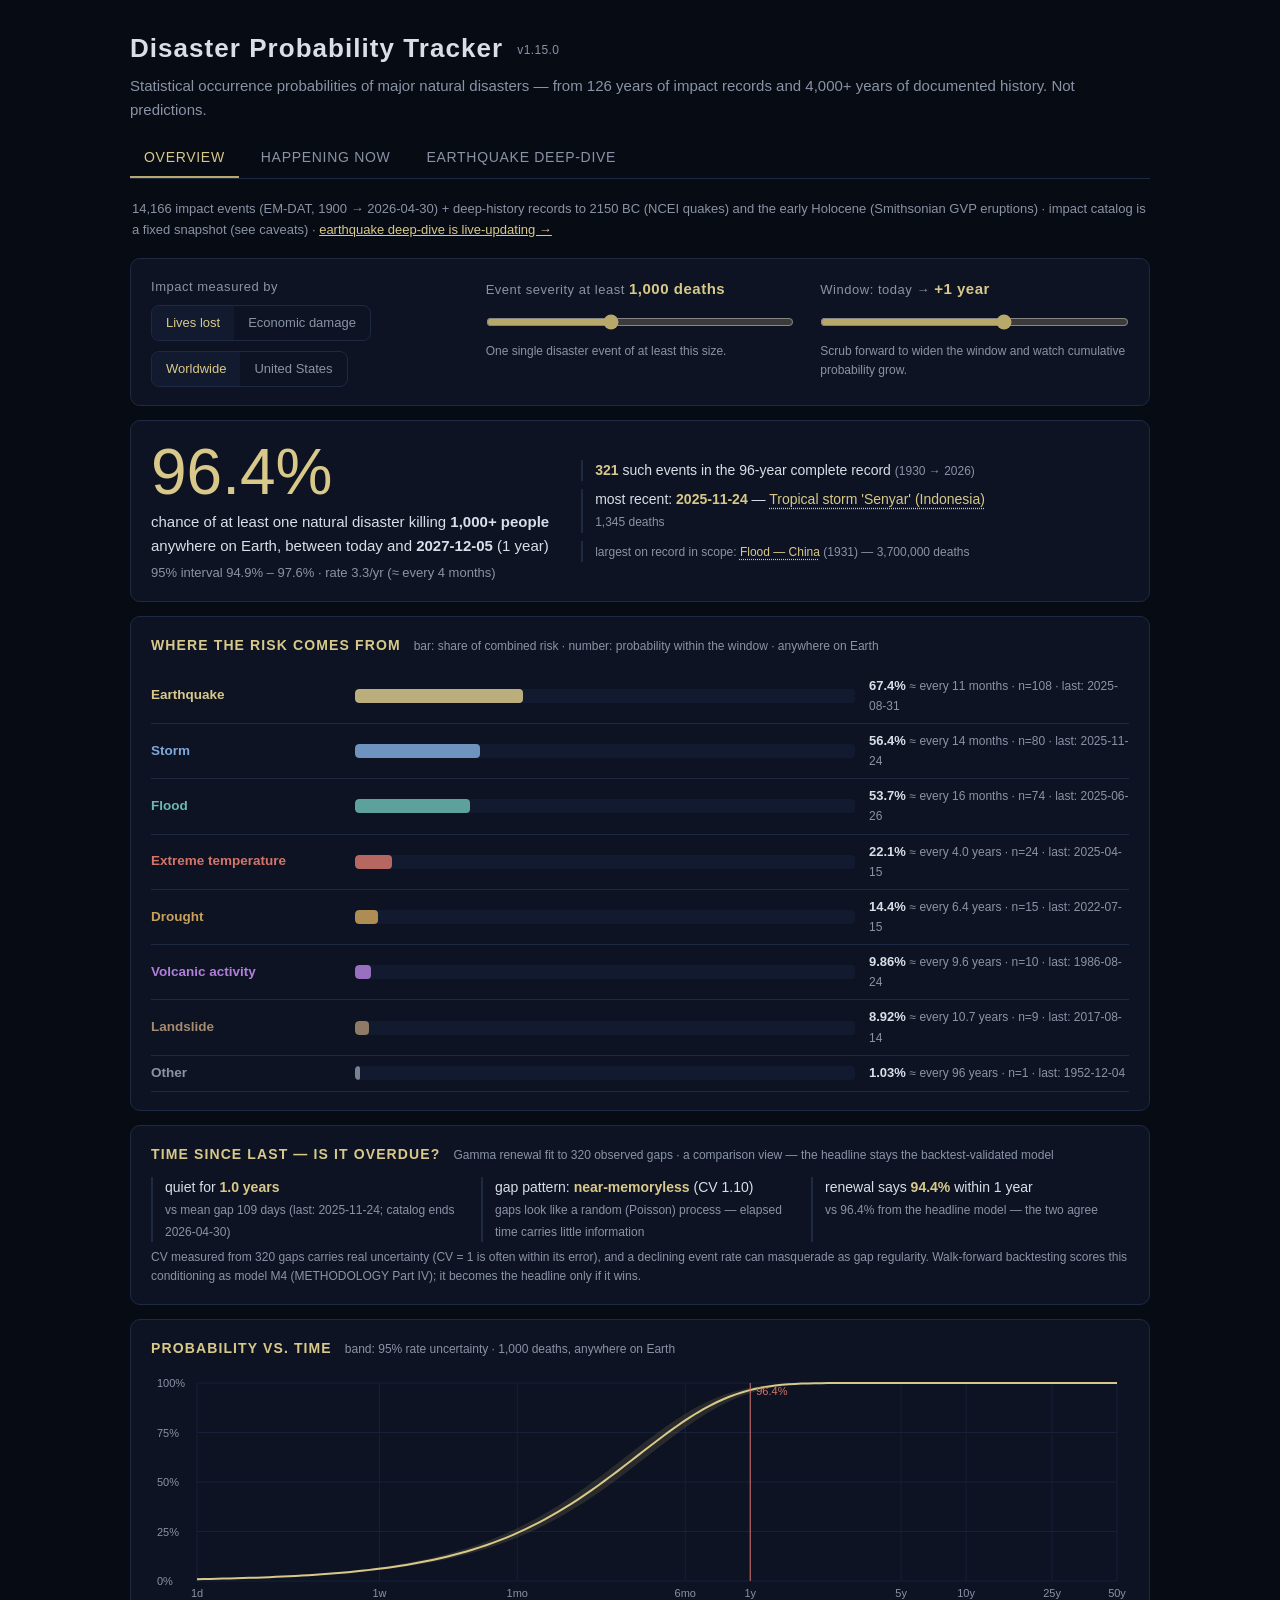
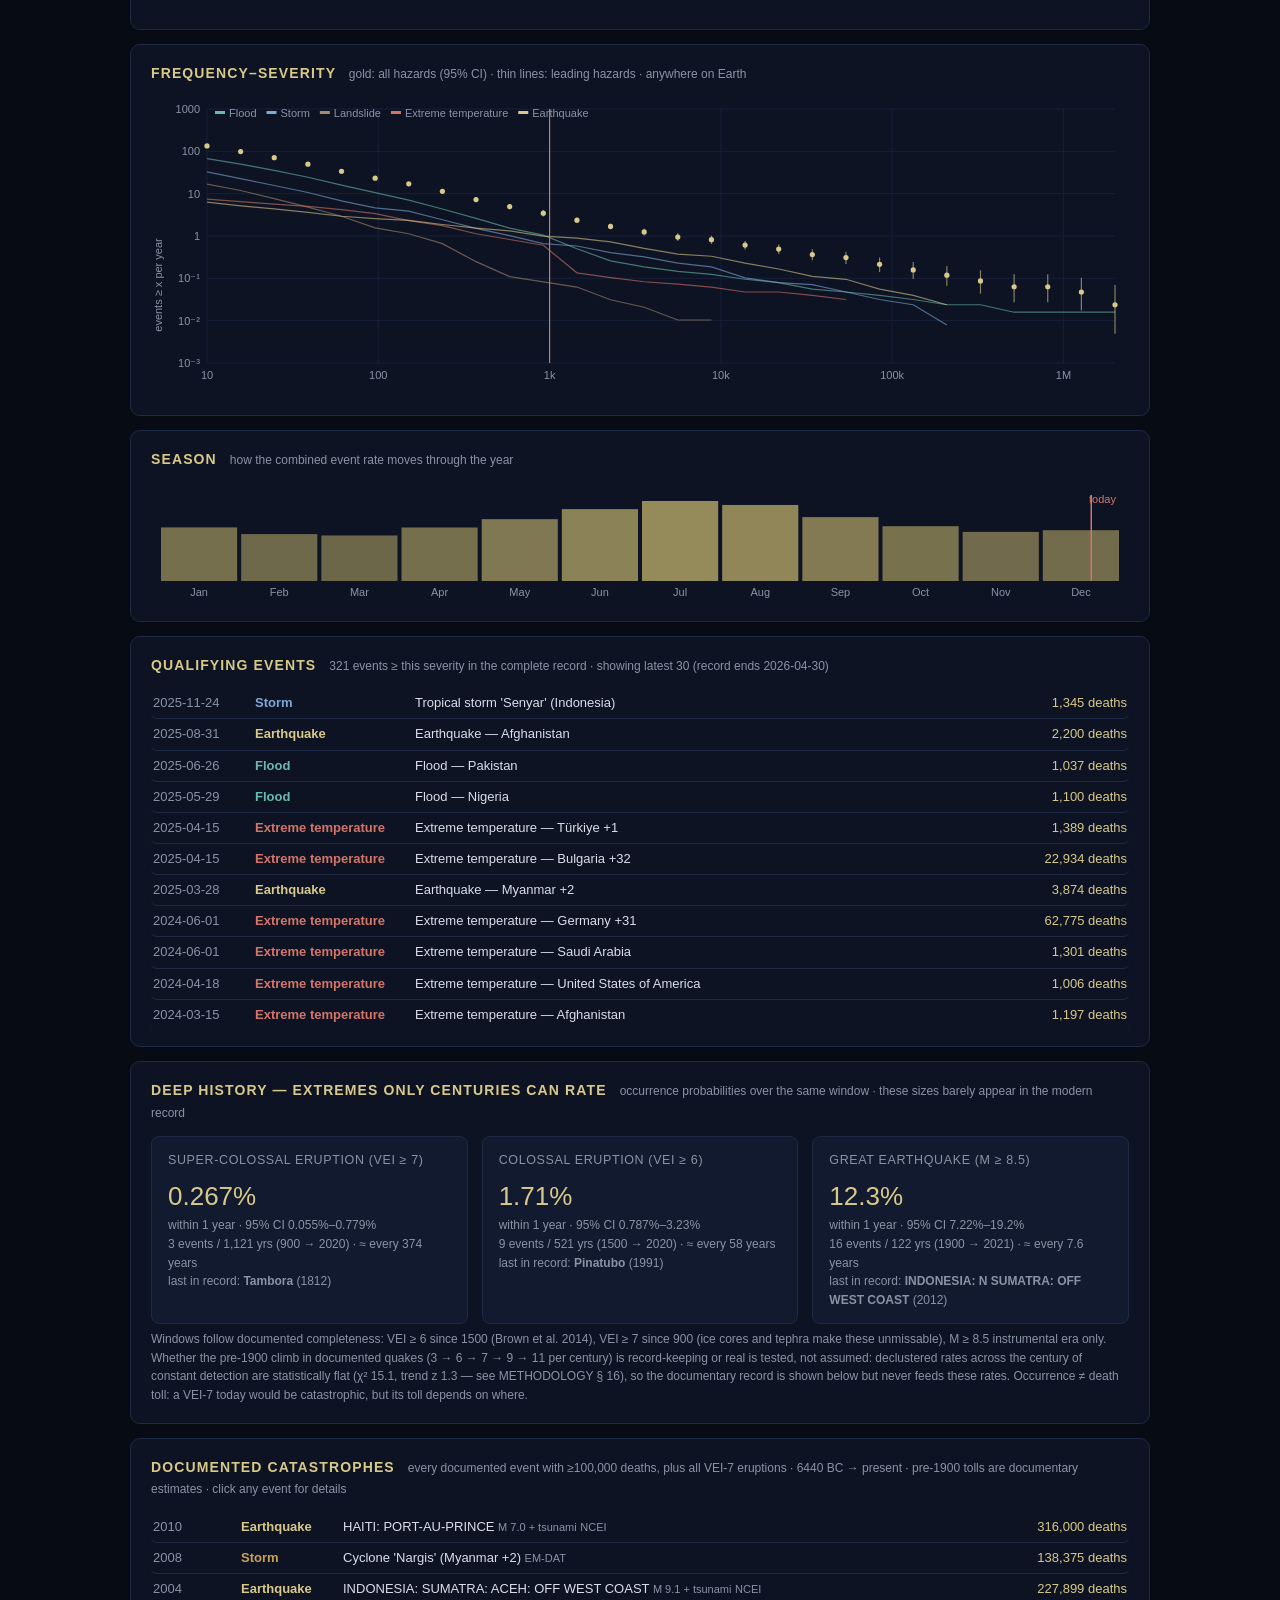
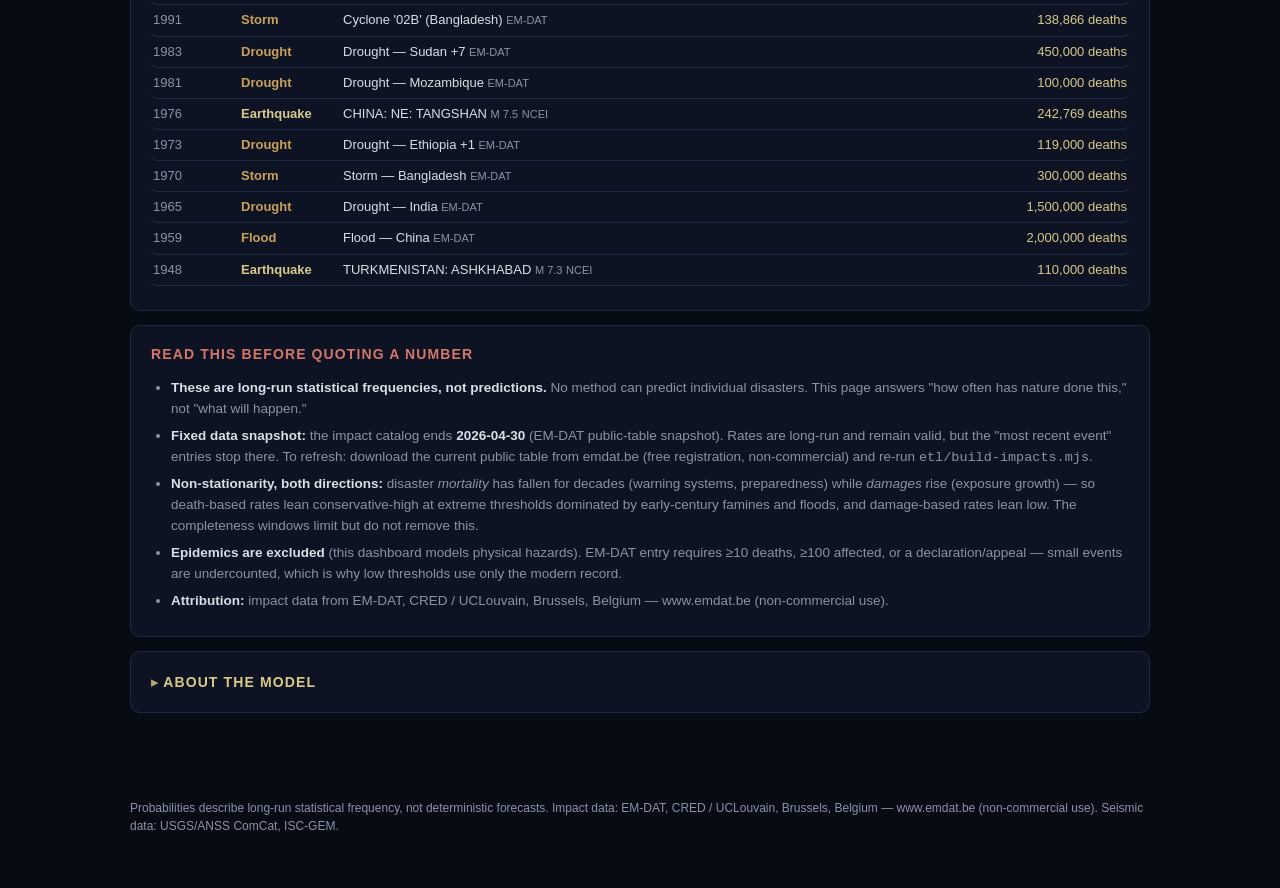
<file: index.html>
<!doctype html>
<html lang="en">
<head>
<meta charset="utf-8">
<meta name="viewport" content="width=device-width, initial-scale=1">
<title>Disaster Probability Tracker</title>
<link rel="stylesheet" href="style.css">
<link rel="icon" href="data:image/svg+xml,<svg xmlns='http://www.w3.org/2000/svg' viewBox='0 0 100 100'><text y='.9em' font-size='90'>🌍</text></svg>">
</head>
<body>
<header>
  <h1>Disaster Probability Tracker <span class="ver" id="app-version"></span></h1>
  <p class="tagline">Statistical occurrence probabilities of major natural disasters — from 126 years of impact records and 4,000+ years of documented history. Not predictions.</p>
  <nav id="hazard-tabs">
    <span class="tab active">Overview</span>
    <a class="tab" href="live.html">Happening now</a>
    <a class="tab" href="earthquake.html">Earthquake deep-dive</a>
  </nav>
</header>

<main>
  <section id="status-bar">
    <span id="data-status">Loading impact catalog…</span>
  </section>

  <section class="controls card dash-controls">
    <div class="control-group">
      <label class="group-label">Impact measured by</label>
      <div class="seg">
        <button id="metric-deaths" class="seg-btn active">Lives lost</button>
        <button id="metric-damage" class="seg-btn">Economic damage</button>
      </div>
      <div class="seg" style="margin-top:10px">
        <button id="scope-global" class="seg-btn active">Worldwide</button>
        <button id="scope-us" class="seg-btn">United States</button>
      </div>
    </div>

    <div class="control-group">
      <label class="group-label" for="threshold">Event severity at least <strong id="threshold-label">1,000 deaths</strong></label>
      <input type="range" id="threshold" min="0" max="1000" step="1" value="500">
      <p class="hint">One single disaster event of at least this size.</p>
    </div>

    <div class="control-group">
      <label class="group-label" for="scrub">Window: today → <strong id="scrub-label">+1 year</strong></label>
      <input type="range" id="scrub" min="0" max="1000" step="1" value="500">
      <p class="hint">Scrub forward to widen the window and watch cumulative probability grow.</p>
    </div>
  </section>

  <section class="headline card">
    <div class="prob-main">
      <div class="prob-number" id="prob-main">—</div>
      <div class="prob-sub" id="prob-sub"></div>
      <div class="prob-ci" id="prob-ci"></div>
    </div>
    <div class="prob-facts" id="prob-facts"></div>
  </section>

  <section class="card">
    <h3>Where the risk comes from <span class="subtle" id="hazard-caption"></span></h3>
    <div id="hazard-breakdown"></div>
  </section>

  <section class="card">
    <h3>Time since last — is it overdue? <span class="subtle" id="renewal-caption"></span></h3>
    <div id="renewal-panel"></div>
  </section>

  <section class="card">
    <h3>Probability vs. time <span class="subtle" id="curve-caption"></span></h3>
    <canvas id="curve-chart" height="240"></canvas>
  </section>

  <section class="card">
    <h3>Frequency–severity <span class="subtle" id="fs-caption"></span></h3>
    <canvas id="fs-chart" height="300"></canvas>
  </section>

  <section class="card">
    <h3>Season <span class="subtle">how the combined event rate moves through the year</span></h3>
    <canvas id="season-chart" height="120"></canvas>
  </section>

  <section class="card">
    <h3>Qualifying events <span class="subtle" id="events-caption"></span></h3>
    <div id="events-list"></div>
  </section>

  <section class="card">
    <h3>Deep history — extremes only centuries can rate
      <span class="subtle">occurrence probabilities over the same window · these sizes barely appear in the modern record</span></h3>
    <div class="extreme-cards" id="extreme-cards"></div>
    <p class="hint">Windows follow documented completeness: VEI ≥ 6 since 1500 (Brown et al. 2014),
    VEI ≥ 7 since 900 (ice cores and tephra make these unmissable), M ≥ 8.5 instrumental era only.
    Whether the pre-1900 climb in documented quakes (3 → 6 → 7 → 9 → 11 per century) is
    record-keeping or real is tested, not assumed: declustered rates across the century of
    constant detection are statistically flat (χ² 15.1, trend z 1.3 — see METHODOLOGY § 16),
    so the documentary record is shown below but never feeds these rates.
    Occurrence ≠ death toll: a VEI-7 today would be catastrophic, but its toll depends on where.</p>
  </section>

  <section class="card">
    <h3>Documented catastrophes <span class="subtle" id="giants-caption"></span></h3>
    <div id="giants-list"></div>
  </section>

  <section class="card caveats">
    <h3>Read this before quoting a number</h3>
    <ul id="caveat-list"></ul>
  </section>

  <details class="card about">
    <summary><h3>About the model</h3></summary>
    <div class="about-body">
      <p><strong>Data.</strong> EM-DAT, the international disaster database (CRED / UCLouvain,
      Brussels — <a href="https://www.emdat.be">emdat.be</a>), public table including historical
      events, snapshot 2026-08-31; 14,166 physical natural-hazard events 1900→2026 after
      aggregating per-country records and excluding epidemics (statistics truncated at
      2026-04-30, where EM-DAT's entry lag begins). Used under EM-DAT's
      non-commercial terms with attribution.</p>
      <p><strong>Model.</strong> Event occurrences above an impact threshold are a superposition
      of per-hazard Poisson processes. Rates are empirical counts inside per-threshold
      completeness windows (larger disasters are reliably recorded further back: ≥10,000 deaths
      from 1900, ≥1,000 from 1930, ≥100 from 1990, ≥10 from 2000), with exact Poisson confidence
      intervals. Sub-annual windows apply a per-hazard monthly climatology (hurricane season is
      real). Damage uses EM-DAT's CPI-adjusted series.</p>
      <p>Full methodology, citations, and limitations: <a href="METHODOLOGY.md">METHODOLOGY.md</a>.
      The <a href="earthquake.html">earthquake deep-dive</a> runs on the instrumental seismic
      catalog (195k events, live USGS top-up) and supports any point on Earth.</p>
    </div>
  </details>
</main>

<footer>
  <p>Probabilities describe long-run statistical frequency, not deterministic forecasts.
  Impact data: EM-DAT, CRED / UCLouvain, Brussels, Belgium — www.emdat.be (non-commercial use).
  Seismic data: USGS/ANSS ComCat, ISC-GEM.</p>
</footer>

<div id="detail-overlay" hidden>
  <div id="detail-modal" role="dialog" aria-modal="true">
    <button id="detail-close" aria-label="Close">×</button>
    <div id="detail-body"></div>
  </div>
</div>

<script type="module" src="dashboard.js"></script>
</body>
</html>
</file>
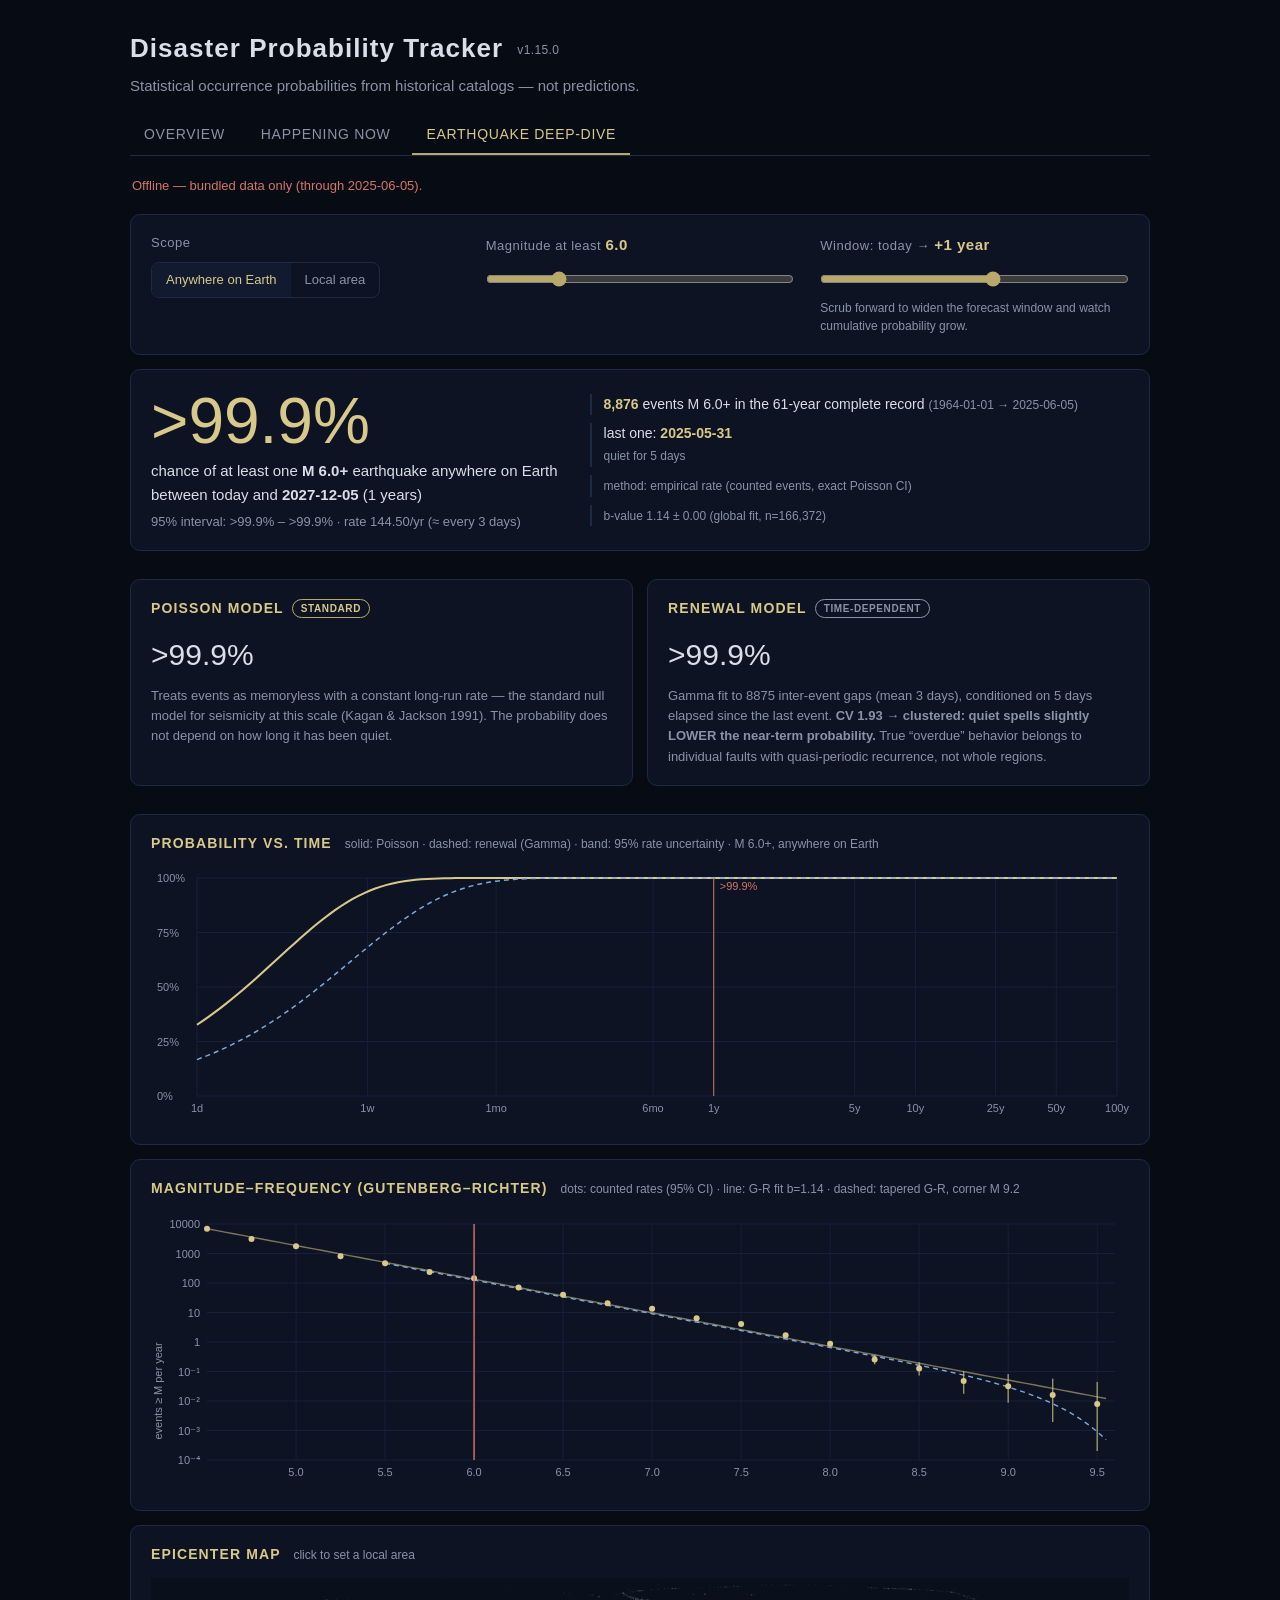
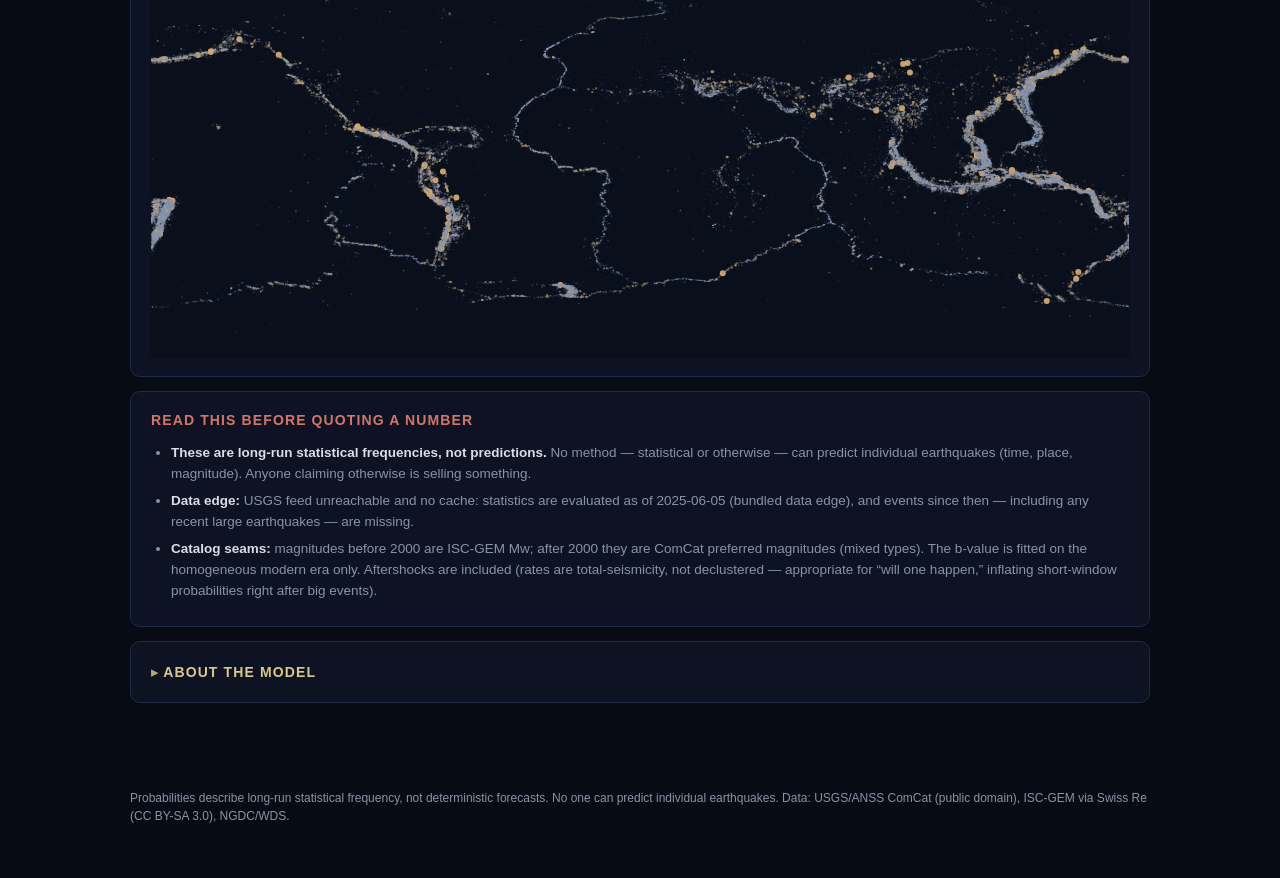
<file: earthquake.html>
<!doctype html>
<html lang="en">
<head>
<meta charset="utf-8">
<meta name="viewport" content="width=device-width, initial-scale=1">
<title>Earthquake Probabilities</title>
<link rel="stylesheet" href="style.css">
<link rel="icon" href="data:image/svg+xml,<svg xmlns='http://www.w3.org/2000/svg' viewBox='0 0 100 100'><text y='.9em' font-size='90'>🌍</text></svg>">
</head>
<body>
<header>
  <h1>Disaster Probability Tracker <span class="ver" id="app-version"></span></h1>
  <p class="tagline">Statistical occurrence probabilities from historical catalogs — not predictions.</p>
  <nav id="hazard-tabs">
    <a class="tab" href="index.html">Overview</a>
    <a class="tab" href="live.html">Happening now</a>
    <span class="tab active">Earthquake deep-dive</span>
  </nav>
</header>

<main id="earthquake-panel">

  <section id="status-bar">
    <span id="data-status">Loading catalogs…</span>
  </section>

  <section class="controls card">
    <div class="control-group" id="scope-group">
      <label class="group-label">Scope</label>
      <div class="seg">
        <button id="scope-global" class="seg-btn active">Anywhere on Earth</button>
        <button id="scope-local" class="seg-btn">Local area</button>
      </div>
      <div id="local-controls" hidden>
        <div class="row">
          <select id="preset-select" aria-label="Preset locations">
            <option value="">— choose a place or click the map —</option>
          </select>
          <button id="geolocate" title="Use my current location">📍 My location</button>
        </div>
        <div class="row">
          <label for="radius">Radius <span id="radius-label">200</span> km</label>
          <input type="range" id="radius" min="50" max="1000" step="25" value="200">
        </div>
        <div class="row coords" id="coords-readout"></div>
      </div>
    </div>

    <div class="control-group">
      <label class="group-label" for="mag">Magnitude at least <strong id="mag-label">6.0</strong></label>
      <input type="range" id="mag" min="5.0" max="9.5" step="0.1" value="6.0">
    </div>

    <div class="control-group">
      <label class="group-label" for="scrub">Window: today → <strong id="scrub-label">+1 year</strong></label>
      <input type="range" id="scrub" min="0" max="1000" step="1" value="500">
      <p class="hint">Scrub forward to widen the forecast window and watch cumulative probability grow.</p>
    </div>
  </section>

  <section class="headline card">
    <div class="prob-main">
      <div class="prob-number" id="prob-main">—</div>
      <div class="prob-sub" id="prob-sub"></div>
      <div class="prob-ci" id="prob-ci"></div>
    </div>
    <div class="prob-facts" id="prob-facts"></div>
  </section>

  <section class="model-cards">
    <div class="card model-card" id="poisson-card">
      <h3>Poisson model <span class="badge">standard</span></h3>
      <div class="model-value" id="poisson-value">—</div>
      <p class="model-note">Treats events as memoryless with a constant long-run rate — the standard
      null model for seismicity at this scale (Kagan &amp; Jackson 1991). The probability does not
      depend on how long it has been quiet.</p>
    </div>
    <div class="card model-card" id="renewal-card">
      <h3>Renewal model <span class="badge alt">time-dependent</span></h3>
      <div class="model-value" id="renewal-value">—</div>
      <p class="model-note" id="renewal-note">Fits the gaps between past events (Gamma distribution)
      and conditions on the time elapsed since the last one — the statistically honest version of
      “overdue.” Note: at global scale earthquakes <em>cluster</em> (CV &gt; 1), so a long quiet
      spell usually makes the near-term probability slightly <em>lower</em>, not higher. True
      “overdue” behavior only emerges on individual faults with quasi-periodic recurrence.</p>
    </div>
  </section>

  <section class="card">
    <h3>Probability vs. time <span class="subtle" id="curve-caption"></span></h3>
    <canvas id="curve-chart" height="260"></canvas>
  </section>

  <section class="card">
    <h3>Magnitude–frequency (Gutenberg–Richter) <span class="subtle" id="gr-caption"></span></h3>
    <canvas id="gr-chart" height="280"></canvas>
  </section>

  <section class="card">
    <h3>Epicenter map <span class="subtle">click to set a local area</span></h3>
    <canvas id="map-chart" height="380"></canvas>
  </section>

  <section class="card" id="timeline-section" hidden>
    <h3>Events in this area <span class="subtle" id="timeline-caption"></span></h3>
    <canvas id="timeline-chart" height="240"></canvas>
    <div id="timeline-list"></div>
  </section>

  <section class="card caveats" id="caveats">
    <h3>Read this before quoting a number</h3>
    <ul id="caveat-list"></ul>
  </section>

  <details class="card about">
    <summary><h3>About the model</h3></summary>
    <div class="about-body">
      <p><strong>Data.</strong> USGS ANSS ComCat (M4.5+, 2000 → Jan 2024, public domain), the
      ISC-GEM Global Instrumental Catalogue (1900–1999, via the Swiss Re Historical Earthquake
      Statistics Dataset, CC BY-SA 3.0), and — when online — a live top-up straight from the USGS
      feed covering everything since. Pre-1900 events (NGDC significant-earthquake database) are
      shown for context only and never enter the statistics.</p>
      <p><strong>Completeness.</strong> Rates for magnitude ≥ m are computed only over the years in
      which the merged catalog is complete at m: M7.5+ from 1900, M6.5+ from 1918, M5.5+ from 1964,
      M4.5+ from 2000 (ISC-GEM documented thresholds). This is why different magnitudes use
      different observation windows.</p>
      <p><strong>Estimators.</strong> Empirical rates carry exact Poisson confidence intervals
      (Garwood 1936). The Gutenberg–Richter b-value is the Aki–Utsu maximum-likelihood estimate
      with the Tinti–Mulargia binning correction and Shi–Bolt standard error. Where fewer than
      three events exist in the window, the global model extrapolates with a tapered
      Gutenberg–Richter law (Kagan 2002) and local areas use fixed-b scaling — both flagged in the
      caveats when active. The renewal view fits a Gamma distribution to inter-event times by
      maximum likelihood and conditions on the open interval.</p>
      <p>Full methodology, citations, and limitations:
      <a href="METHODOLOGY.md">METHODOLOGY.md</a>.</p>
    </div>
  </details>
</main>



<footer>
  <p>Probabilities describe long-run statistical frequency, not deterministic forecasts.
  No one can predict individual earthquakes. Data: USGS/ANSS ComCat (public domain),
  ISC-GEM via Swiss Re (CC BY-SA 3.0), NGDC/WDS.</p>
</footer>

<script type="module" src="app.js"></script>
</body>
</html>
</file>
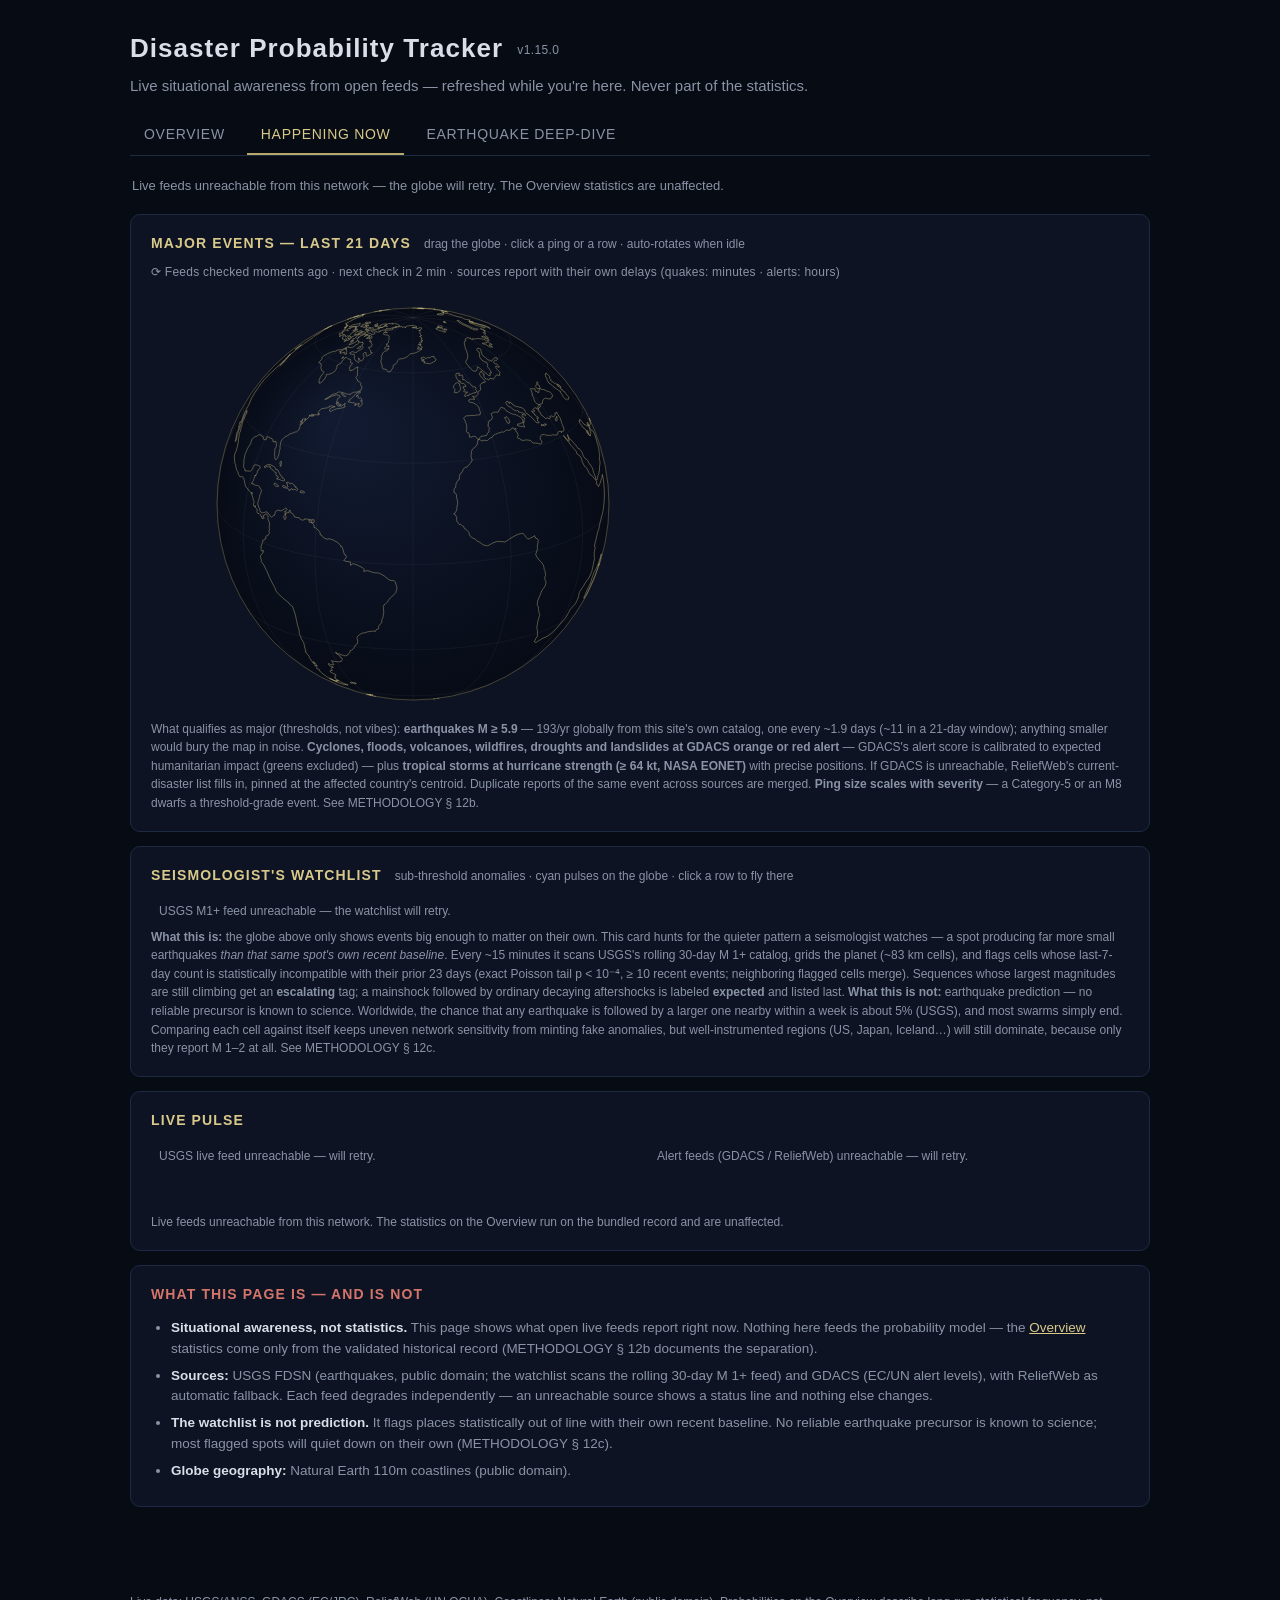
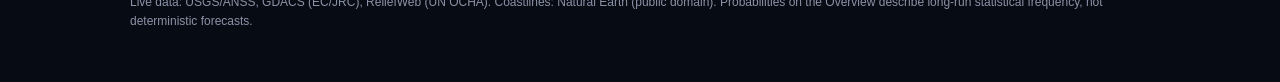
<file: live.html>
<!doctype html>
<html lang="en">
<head>
<meta charset="utf-8">
<meta name="viewport" content="width=device-width, initial-scale=1">
<title>Happening Now — Disaster Probability Tracker</title>
<link rel="stylesheet" href="style.css">
<link rel="icon" href="data:image/svg+xml,<svg xmlns='http://www.w3.org/2000/svg' viewBox='0 0 100 100'><text y='.9em' font-size='90'>🌍</text></svg>">
</head>
<body>
<header>
  <h1>Disaster Probability Tracker <span class="ver" id="app-version"></span></h1>
  <p class="tagline">Live situational awareness from open feeds — refreshed while you're here. Never part of the statistics.</p>
  <nav id="hazard-tabs">
    <a class="tab" href="index.html">Overview</a>
    <span class="tab active">Happening now</span>
    <a class="tab" href="earthquake.html">Earthquake deep-dive</a>
  </nav>
</header>

<main>
  <section id="status-bar">
    <span id="data-status">Connecting to live feeds…</span>
  </section>

  <section class="card">
    <h3>Major events — last 21 days <span class="subtle">drag the globe · click a ping or a row · auto-rotates when idle</span></h3>
    <p class="freshness" id="globe-freshness">⟳ Checking live feeds…</p>
    <div class="globe-wrap">
      <div class="globe-box"><canvas id="globe"></canvas></div>
      <div id="globe-list" class="globe-list"></div>
    </div>
    <p class="hint">What qualifies as major (thresholds, not vibes): <b>earthquakes M ≥ 5.9</b> —
    193/yr globally from this site's own catalog, one every ~1.9 days (~11 in a 21-day window);
    anything smaller would bury the map in noise. <b>Cyclones, floods, volcanoes, wildfires,
    droughts and landslides at GDACS orange or red alert</b> — GDACS's alert score is calibrated
    to expected humanitarian impact (greens excluded) — plus <b>tropical storms at hurricane
    strength (≥ 64 kt, NASA EONET)</b> with precise positions. If GDACS is unreachable,
    ReliefWeb's current-disaster list fills in, pinned at the affected country's centroid.
    Duplicate reports of the same event across sources are merged. <b>Ping size scales with severity</b> — a Category-5 or an M8 dwarfs a threshold-grade event. See METHODOLOGY § 12b.</p>
  </section>

  <section class="card">
    <h3>Seismologist's watchlist <span class="subtle">sub-threshold anomalies · cyan pulses on the globe · click a row to fly there</span></h3>
    <div id="watchlist"><span class="sm live-wait">Scanning the last 30 days of global M 1+ seismicity…</span></div>
    <p class="hint"><b>What this is:</b> the globe above only shows events big enough to matter on their
    own. This card hunts for the quieter pattern a seismologist watches — a spot producing far more
    small earthquakes <i>than that same spot's own recent baseline</i>. Every ~15 minutes it scans
    USGS's rolling 30-day M 1+ catalog, grids the planet (~83 km cells), and flags cells whose
    last-7-day count is statistically incompatible with their prior 23 days (exact Poisson tail
    p &lt; 10⁻⁴, ≥ 10 recent events; neighboring flagged cells merge). Sequences whose largest
    magnitudes are still climbing get an <b>escalating</b> tag; a mainshock followed by ordinary
    decaying aftershocks is labeled <b>expected</b> and listed last.
    <b>What this is not:</b> earthquake prediction — no reliable precursor is known to science.
    Worldwide, the chance that any earthquake is followed by a larger one nearby within a week is
    about 5% (USGS), and most swarms simply end. Comparing each cell against itself keeps uneven
    network sensitivity from minting fake anomalies, but well-instrumented regions (US, Japan,
    Iceland…) will still dominate, because only they report M 1–2 at all. See METHODOLOGY § 12c.</p>
  </section>

  <section class="card">
    <h3>Live pulse</h3>
    <div class="live-grid">
      <div id="live-pulse" class="live-col"><span class="sm live-wait">Checking global seismicity…</span></div>
      <div id="live-alerts" class="live-col"><span class="sm live-wait">Checking disaster alerts…</span></div>
    </div>
    <p class="hint" id="live-status"></p>
  </section>

  <section class="card caveats">
    <h3>What this page is — and is not</h3>
    <ul>
      <li><b>Situational awareness, not statistics.</b> This page shows what open live feeds report right now. Nothing here feeds the probability model — the <a href="index.html" style="color:var(--accent-2)">Overview</a> statistics come only from the validated historical record (METHODOLOGY § 12b documents the separation).</li>
      <li><b>Sources:</b> USGS FDSN (earthquakes, public domain; the watchlist scans the rolling 30-day M 1+ feed) and GDACS (EC/UN alert levels), with ReliefWeb as automatic fallback. Each feed degrades independently — an unreachable source shows a status line and nothing else changes.</li>
      <li><b>The watchlist is not prediction.</b> It flags places statistically out of line with their own recent baseline. No reliable earthquake precursor is known to science; most flagged spots will quiet down on their own (METHODOLOGY § 12c).</li>
      <li><b>Globe geography:</b> Natural Earth 110m coastlines (public domain).</li>
    </ul>
  </section>
</main>

<footer>
  <p>Live data: USGS/ANSS, GDACS (EC/JRC), ReliefWeb (UN OCHA). Coastlines: Natural Earth (public domain).
  Probabilities on the Overview describe long-run statistical frequency, not deterministic forecasts.</p>
</footer>

<script type="module" src="live-page.js"></script>
</body>
</html>
</file>
<file: style.css>
/* Disaster Probability Tracker — deep-space observatory look */

:root {
  --bg: #070b14;
  --panel: #0d1322;
  --panel-2: #111a2e;
  --line: #1e2a44;
  --text: #d9dee8;
  --muted: #8a93a6;
  --accent: #b8a96a;      /* brass */
  --accent-2: #d8c98a;
  --danger: #d4756a;
  --ok: #6ab98f;
  --band: rgba(184, 169, 106, 0.16);
}

* { box-sizing: border-box; }

html, body {
  margin: 0;
  background: var(--bg);
  color: var(--text);
  font: 15px/1.55 -apple-system, BlinkMacSystemFont, "Segoe UI", Roboto, sans-serif;
}

header { padding: 28px 20px 0; max-width: 1060px; margin: 0 auto; }
h1 { margin: 0; font-size: 26px; letter-spacing: 0.04em; font-weight: 600; }
.tagline { color: var(--muted); margin: 6px 0 18px; }

#hazard-tabs { display: flex; gap: 8px; flex-wrap: wrap; border-bottom: 1px solid var(--line); padding-bottom: 0; }
.tab {
  background: none; border: none; border-bottom: 2px solid transparent;
  color: var(--muted); padding: 8px 14px; cursor: pointer; font-size: 14px;
  letter-spacing: 0.05em; text-transform: uppercase;
}
.tab.active { color: var(--accent-2); border-bottom-color: var(--accent); }
.tab.stub { opacity: 0.6; }
.tab:hover { color: var(--text); }

main { max-width: 1060px; margin: 0 auto; padding: 16px 20px 60px; }

.card {
  background: var(--panel); border: 1px solid var(--line); border-radius: 10px;
  padding: 18px 20px; margin: 14px 0;
}
.card h3 { margin: 0 0 12px; font-size: 14px; letter-spacing: 0.08em; text-transform: uppercase; color: var(--accent-2); font-weight: 600; }
.subtle { color: var(--muted); text-transform: none; letter-spacing: 0; font-weight: 400; font-size: 12px; margin-left: 8px; }

#status-bar { color: var(--muted); font-size: 13px; padding: 4px 2px; }
#status-bar .warn { color: var(--danger); }

/* controls */
.controls { display: grid; grid-template-columns: 1fr 1fr 1fr; gap: 26px; }
@media (max-width: 820px) { .controls { grid-template-columns: 1fr; } }
.group-label { display: block; font-size: 13px; color: var(--muted); margin-bottom: 8px; letter-spacing: 0.04em; }
.group-label strong { color: var(--accent-2); font-size: 15px; }

.seg { display: flex; border: 1px solid var(--line); border-radius: 8px; overflow: hidden; width: fit-content; }
.seg-btn { background: none; border: none; color: var(--muted); padding: 7px 14px; cursor: pointer; font-size: 13px; }
.seg-btn.active { background: var(--panel-2); color: var(--accent-2); }

input[type="range"] { width: 100%; accent-color: var(--accent); margin: 6px 0; }
select, button { font: inherit; }
select {
  background: var(--panel-2); color: var(--text); border: 1px solid var(--line);
  border-radius: 6px; padding: 6px 8px; max-width: 100%;
}
#local-controls { margin-top: 12px; }
#local-controls .row { display: flex; align-items: center; gap: 10px; margin: 8px 0; flex-wrap: wrap; }
#local-controls label { font-size: 13px; color: var(--muted); white-space: nowrap; }
#geolocate {
  background: var(--panel-2); border: 1px solid var(--line); color: var(--text);
  border-radius: 6px; padding: 6px 10px; cursor: pointer; font-size: 13px;
}
#geolocate:hover { border-color: var(--accent); }
.coords { color: var(--muted); font-size: 12px; font-variant-numeric: tabular-nums; }
.hint { color: var(--muted); font-size: 12px; margin: 6px 0 0; }

/* headline */
.headline { display: flex; gap: 32px; align-items: center; flex-wrap: wrap; }
.prob-number { font-size: 64px; font-weight: 300; color: var(--accent-2); font-variant-numeric: tabular-nums; line-height: 1.05; }
.prob-sub { color: var(--text); margin-top: 4px; max-width: 420px; }
.prob-ci { color: var(--muted); font-size: 13px; margin-top: 6px; font-variant-numeric: tabular-nums; }
.prob-facts { flex: 1; min-width: 260px; display: grid; gap: 8px; font-size: 14px; }
.prob-facts .fact { border-left: 2px solid var(--line); padding-left: 12px; }
.prob-facts .fact b { color: var(--accent-2); font-weight: 600; }
.prob-facts .fact .sm { color: var(--muted); font-size: 12px; }

/* model cards */
.model-cards { display: grid; grid-template-columns: 1fr 1fr; gap: 14px; }
@media (max-width: 820px) { .model-cards { grid-template-columns: 1fr; } }
.model-card h3 { display: flex; align-items: center; gap: 8px; }
.badge {
  font-size: 10px; letter-spacing: 0.06em; border: 1px solid var(--accent);
  color: var(--accent-2); border-radius: 99px; padding: 1px 8px;
}
.badge.alt { border-color: var(--muted); color: var(--muted); }
.model-value { font-size: 30px; font-weight: 300; color: var(--text); margin: 4px 0 8px; font-variant-numeric: tabular-nums; }
.model-note { color: var(--muted); font-size: 13px; margin: 0; }

canvas { width: 100%; display: block; }

/* timeline list */
#timeline-list { margin-top: 10px; max-height: 260px; overflow-y: auto; font-size: 13px; }
#timeline-list .ev { display: flex; gap: 12px; padding: 5px 2px; border-bottom: 1px solid var(--line); }
#timeline-list .ev .d { color: var(--muted); width: 92px; flex-shrink: 0; font-variant-numeric: tabular-nums; }
#timeline-list .ev .m { color: var(--accent-2); width: 46px; flex-shrink: 0; font-weight: 600; }
#timeline-list .ev .ctx { color: var(--muted); font-style: italic; }

/* caveats */
.caveats h3 { color: var(--danger); }
.caveats ul { margin: 0; padding-left: 20px; color: var(--muted); font-size: 13.5px; }
.caveats li { margin: 6px 0; }
.caveats li b { color: var(--text); }

/* about */
.about summary { cursor: pointer; list-style: none; }
.about summary h3 { display: inline; }
.about summary::before { content: "▸ "; color: var(--accent); }
.about[open] summary::before { content: "▾ "; }
.about-body { margin-top: 12px; color: var(--muted); font-size: 14px; }
.about-body a { color: var(--accent-2); }

footer { max-width: 1060px; margin: 0 auto; padding: 0 20px 40px; color: var(--muted); font-size: 12px; }
footer a { color: var(--accent-2); }

/* ─── master dashboard ─────────────────────────────────────────────── */
.dash-controls { align-items: start; }
#hazard-tabs a.tab { text-decoration: none; }

.haz-row { display: grid; grid-template-columns: 190px 1fr 260px; gap: 14px; align-items: center; padding: 7px 0; border-bottom: 1px solid var(--line); }
@media (max-width: 820px) { .haz-row { grid-template-columns: 130px 1fr; } .haz-row .haz-stats { grid-column: 1 / -1; padding-left: 2px; } }
.haz-name { font-size: 13.5px; font-weight: 600; }
.haz-bar { background: var(--panel-2); border-radius: 4px; height: 14px; overflow: hidden; }
.haz-fill { height: 100%; border-radius: 4px; opacity: 0.85; }
.haz-stats { font-size: 13px; font-variant-numeric: tabular-nums; }
.haz-stats b { color: var(--text); }
.haz-stats .sm, .fact .sm { color: var(--muted); font-size: 12px; }
.season-badge { font-size: 10px; border-radius: 99px; padding: 1px 7px; margin-left: 8px; letter-spacing: 0.04em; vertical-align: 1px; }
.season-badge.up { border: 1px solid var(--danger); color: var(--danger); }
.season-badge.down { border: 1px solid var(--muted); color: var(--muted); }

#events-list { max-height: 340px; overflow-y: auto; font-size: 13px; }
#events-list .ev { display: grid; grid-template-columns: 92px 150px 1fr 130px; gap: 10px; padding: 5px 2px; border-bottom: 1px solid var(--line); }
@media (max-width: 820px) { #events-list .ev { grid-template-columns: 92px 1fr 110px; } #events-list .ev .m { display: none; } }
#events-list .d { color: var(--muted); font-variant-numeric: tabular-nums; }
#events-list .m { font-weight: 600; }
#events-list .val { text-align: right; color: var(--accent-2); font-variant-numeric: tabular-nums; }

/* deep history */
.extreme-cards { display: grid; grid-template-columns: repeat(3, 1fr); gap: 14px; }
@media (max-width: 820px) { .extreme-cards { grid-template-columns: 1fr; } }
.extreme-card { background: var(--panel-2); border: 1px solid var(--line); border-radius: 8px; padding: 14px 16px; }
.extreme-card .xl { font-size: 26px; font-weight: 300; color: var(--accent-2); font-variant-numeric: tabular-nums; }
.extreme-card .name { font-size: 12.5px; letter-spacing: 0.05em; text-transform: uppercase; color: var(--muted); margin-bottom: 6px; }
.extreme-card .sm { color: var(--muted); font-size: 12px; }
#giants-list { max-height: 380px; overflow-y: auto; font-size: 13px; }
#giants-list .ev { display: grid; grid-template-columns: 78px 92px 1fr 120px; gap: 10px; padding: 5px 2px; border-bottom: 1px solid var(--line); }
#giants-list .d { color: var(--muted); font-variant-numeric: tabular-nums; }
#giants-list .m { font-weight: 600; }
#giants-list .val { text-align: right; color: var(--accent-2); font-variant-numeric: tabular-nums; }
#giants-list .src { color: var(--muted); font-size: 11px; }

.ver { font-size: 12px; color: var(--muted); font-weight: 400; letter-spacing: 0.03em; vertical-align: 3px; margin-left: 6px; font-variant-numeric: tabular-nums; }

/* ── "Happening now" live layer ─────────────────────────────────────── */
.live-grid { display: grid; grid-template-columns: 1fr 1fr; gap: 18px; }
@media (max-width: 720px) { .live-grid { grid-template-columns: 1fr; } }
.live-col { min-height: 64px; }
.live-head { font-size: 13px; letter-spacing: 0.03em; margin-bottom: 8px; color: var(--text); }
.live-src { font-size: 10px; color: var(--muted); border: 1px solid var(--muted); border-radius: 99px; padding: 1px 7px; margin-left: 6px; vertical-align: 1px; }
.live-big { font-size: 22px; margin: 2px 0 6px; }
.live-big b { color: var(--accent-2); }
.live-verdict { font-size: 11px; border-radius: 99px; padding: 2px 9px; margin-left: 8px; border: 1px solid var(--muted); color: var(--muted); letter-spacing: 0.06em; text-transform: uppercase; vertical-align: 3px; }
.live-verdict.up { border-color: var(--danger); color: var(--danger); }
.live-verdict.down { border-color: #7fa8d9; color: #7fa8d9; }
.live-alert { display: flex; align-items: baseline; gap: 8px; padding: 3px 0; font-size: 13px; }
.alert-dot { width: 9px; height: 9px; border-radius: 50%; flex: none; align-self: center; }
.alert-dot.red { background: #d4756a; box-shadow: 0 0 6px #d4756a; }
.alert-dot.orange { background: #e0a34f; }
.alert-dot.ongoing { background: var(--muted); }
.live-wait { color: var(--muted); }

/* ── globe (Happening now page) ─────────────────────────────────────── */
.globe-wrap { display: grid; grid-template-columns: minmax(300px, 1.2fr) 1fr; gap: 18px; align-items: start; }
@media (max-width: 760px) { .globe-wrap { grid-template-columns: 1fr; } }
.globe-box { position: relative; }
#globe { width: 100%; height: 420px; display: block; cursor: grab; }
#globe:active { cursor: grabbing; }
.globe-list { max-height: 420px; overflow-y: auto; padding-right: 4px; }
.globe-row { display: flex; gap: 10px; padding: 7px 8px; border-radius: 8px; cursor: pointer; align-items: baseline; font-size: 13px; }
.globe-row:hover { background: rgba(184,169,106,0.08); }
.globe-row.sel { background: rgba(184,169,106,0.14); outline: 1px solid rgba(184,169,106,0.35); }
.globe-dot { width: 9px; height: 9px; border-radius: 50%; flex: none; align-self: center; }
.globe-row-main { line-height: 1.45; }

/* ── event-detail popup ─────────────────────────────────────────────── */
#detail-overlay { position: fixed; inset: 0; background: rgba(4,6,12,0.72); z-index: 60; display: flex; align-items: center; justify-content: center; padding: 20px; }
#detail-overlay[hidden] { display: none; }
#detail-modal { position: relative; background: var(--card, #0d1322); border: 1px solid rgba(184,169,106,0.4); border-radius: 14px; max-width: 560px; width: 100%; max-height: 84vh; overflow-y: auto; padding: 22px 24px; box-shadow: 0 18px 60px rgba(0,0,0,0.6); }
#detail-modal h2 { margin: 0 0 10px; font-size: 19px; color: var(--accent-2); line-height: 1.3; padding-right: 30px; }
#detail-close { position: absolute; top: 10px; right: 12px; background: none; border: none; color: var(--muted); font-size: 22px; cursor: pointer; line-height: 1; }
#detail-close:hover { color: var(--text); }
.det-chips { display: flex; gap: 6px; flex-wrap: wrap; margin-bottom: 12px; }
.det-chip { font-size: 11px; border: 1px solid var(--muted); color: var(--muted); border-radius: 99px; padding: 2px 9px; letter-spacing: 0.04em; }
.det-row { display: grid; grid-template-columns: 92px 1fr; gap: 10px; padding: 5px 0; font-size: 13.5px; line-height: 1.5; border-top: 1px solid rgba(138,147,166,0.12); }
.det-row:first-of-type { border-top: none; }
.det-k { color: var(--muted); font-size: 12px; letter-spacing: 0.05em; text-transform: uppercase; }
.det-table { width: 100%; border-collapse: collapse; margin-top: 6px; font-size: 13px; }
.det-table th { text-align: right; color: var(--muted); font-weight: normal; font-size: 11px; padding: 2px 6px; }
.det-table th:first-child, .det-table td:first-child { text-align: left; }
.det-table td { padding: 3px 6px; text-align: right; border-top: 1px solid rgba(138,147,166,0.1); }
.det-src { margin: 14px 0 0; font-size: 11px; line-height: 1.5; }
.ev-click { cursor: pointer; border-radius: 6px; }
.ev-click:hover { background: rgba(184,169,106,0.09); }
.det-link { color: var(--accent-2); cursor: pointer; text-decoration: underline dotted; text-underline-offset: 3px; }
.det-link:hover { color: #fff; }
.globe-src-link { color: var(--muted); text-decoration: none; font-size: 12px; }
.globe-src-link:hover { color: var(--accent-2); }

/* ── expandable live-event details ──────────────────────────────────── */
.globe-det { display: none; margin-top: 8px; padding: 10px 12px; background: rgba(184,169,106,0.05); border: 1px solid rgba(184,169,106,0.18); border-radius: 8px; }
.globe-row.open .globe-det { display: block; }
.globe-det-row { display: grid; grid-template-columns: 96px 1fr; gap: 8px; padding: 2.5px 0; font-size: 12.5px; line-height: 1.45; }
.globe-det-k { color: var(--muted); font-size: 10.5px; letter-spacing: 0.06em; text-transform: uppercase; padding-top: 1px; }
.globe-det-links { margin-top: 8px; display: flex; flex-direction: column; gap: 4px; }
.globe-det-link { color: var(--accent-2); font-size: 12.5px; text-decoration: none; }
.globe-det-link:hover { text-decoration: underline; }
.freshness { color: var(--muted); font-size: 12px; margin: -4px 0 12px; letter-spacing: 0.02em; }

/* Seismologist's watchlist (sub-threshold anomaly radar) */
.watch-dot { background: rgba(96,208,255,0.95); width: 9px; height: 9px; box-shadow: 0 0 8px rgba(96,208,255,0.7); }
.watch-badge { display: inline-block; font-size: 10px; letter-spacing: 0.08em; text-transform: uppercase; padding: 1.5px 7px; border-radius: 9px; background: rgba(96,208,255,0.12); color: #7fd8ff; border: 1px solid rgba(96,208,255,0.35); vertical-align: 1px; }
.watch-badge.hot { background: rgba(255,176,80,0.12); color: #ffc07a; border-color: rgba(255,176,80,0.4); }
.watch-badge.muted { background: rgba(138,147,166,0.1); color: var(--muted); border-color: rgba(138,147,166,0.3); }
</file>
